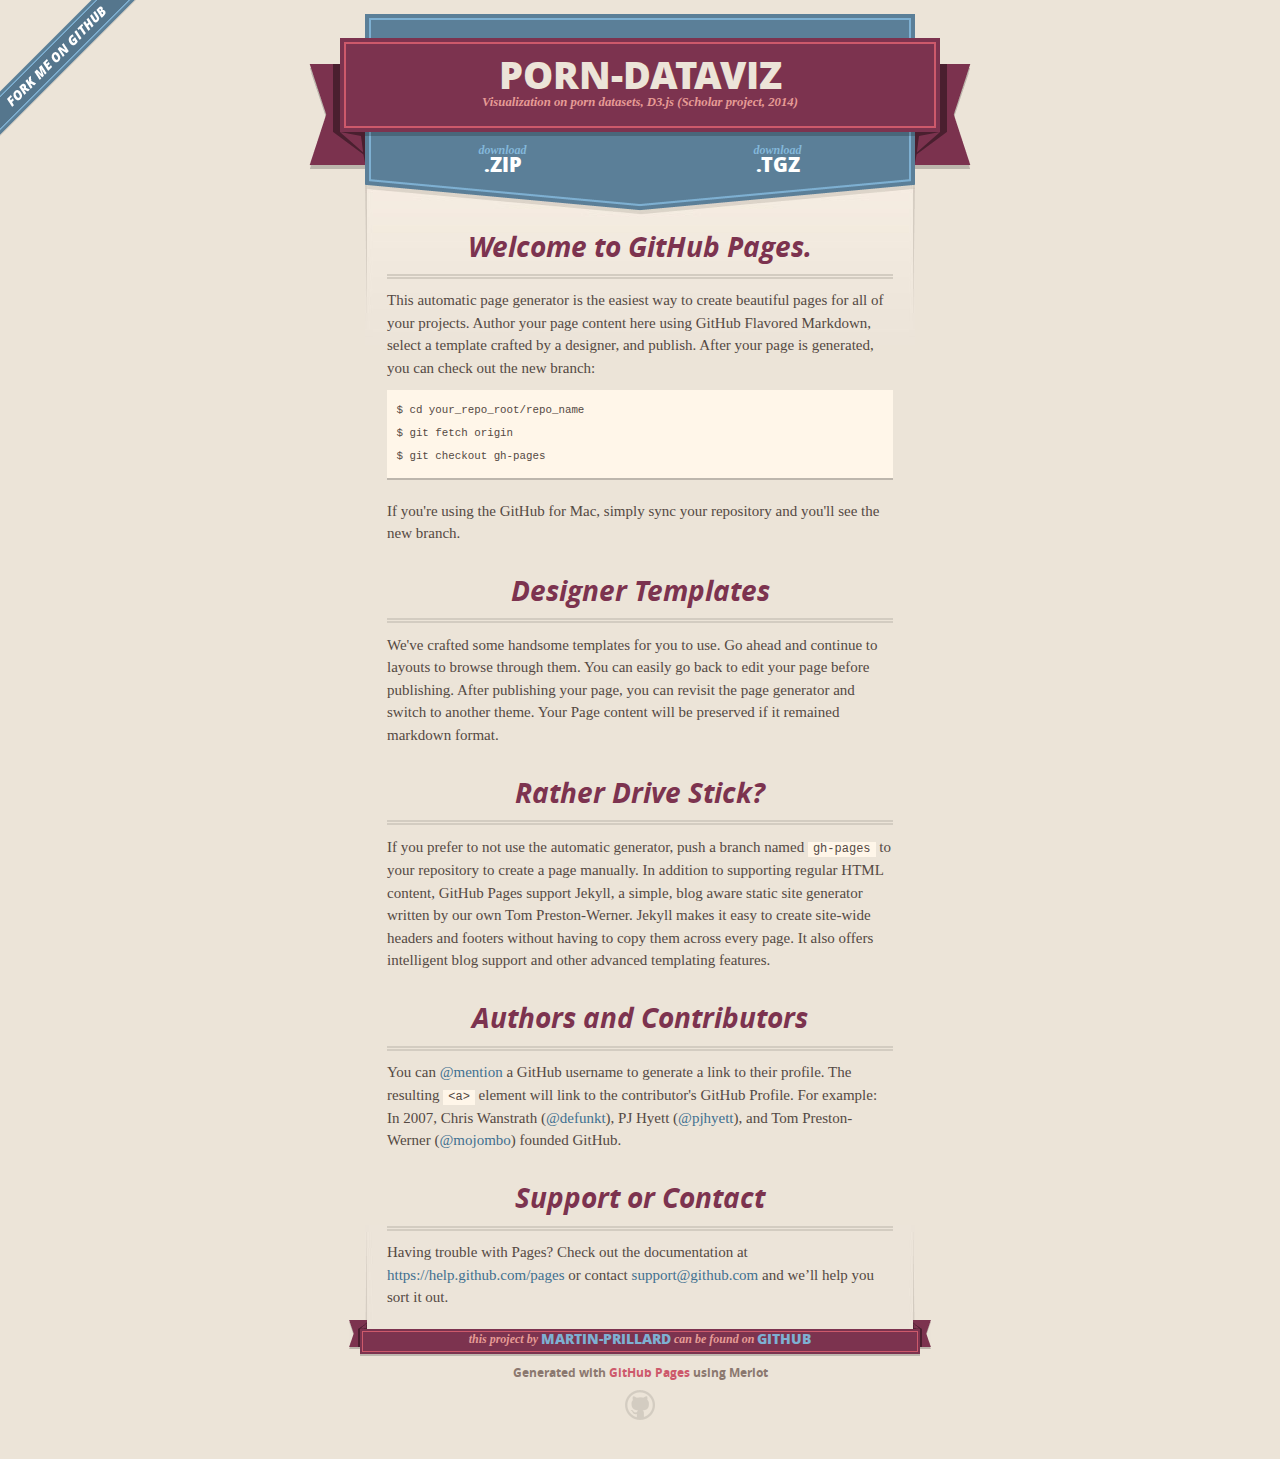
<file: index.html>
<!DOCTYPE html>
<html>
  <head>
    <meta charset='utf-8'>
    <meta http-equiv="X-UA-Compatible" content="chrome=1">
    <meta name="viewport" content="width=640">

    <link rel="stylesheet" href="stylesheets/core.css" media="screen">
    <link rel="stylesheet" href="stylesheets/mobile.css" media="handheld, only screen and (max-device-width:640px)">
    <link rel="stylesheet" href="stylesheets/pygment_trac.css">

    <script type="text/javascript" src="javascripts/modernizr.js"></script>
    <script type="text/javascript" src="https://ajax.googleapis.com/ajax/libs/jquery/1.7.1/jquery.min.js"></script>
    <script type="text/javascript" src="javascripts/headsmart.min.js"></script>
    <script type="text/javascript">
      $(document).ready(function () {
        $('#main_content').headsmart()
      })
    </script>
    <title>Porn-dataviz by martin-prillard</title>
  </head>

  <body>
    <a id="forkme_banner" href="https://github.com/martin-prillard/porn-dataviz">View on GitHub</a>
    <div class="shell">

      <header>
        <span class="ribbon-outer">
          <span class="ribbon-inner">
            <h1>Porn-dataviz</h1>
            <h2>Visualization on porn datasets, D3.js (Scholar project, 2014)</h2>
          </span>
          <span class="left-tail"></span>
          <span class="right-tail"></span>
        </span>
      </header>

      <section id="downloads">
        <span class="inner">
          <a href="https://github.com/martin-prillard/porn-dataviz/zipball/master" class="zip"><em>download</em> .ZIP</a><a href="https://github.com/martin-prillard/porn-dataviz/tarball/master" class="tgz"><em>download</em> .TGZ</a>
        </span>
      </section>


      <span class="banner-fix"></span>


      <section id="main_content">
        <h3>
<a id="welcome-to-github-pages" class="anchor" href="#welcome-to-github-pages" aria-hidden="true"><span class="octicon octicon-link"></span></a>Welcome to GitHub Pages.</h3>

<p>This automatic page generator is the easiest way to create beautiful pages for all of your projects. Author your page content here using GitHub Flavored Markdown, select a template crafted by a designer, and publish. After your page is generated, you can check out the new branch:</p>

<pre><code>$ cd your_repo_root/repo_name
$ git fetch origin
$ git checkout gh-pages
</code></pre>

<p>If you're using the GitHub for Mac, simply sync your repository and you'll see the new branch.</p>

<h3>
<a id="designer-templates" class="anchor" href="#designer-templates" aria-hidden="true"><span class="octicon octicon-link"></span></a>Designer Templates</h3>

<p>We've crafted some handsome templates for you to use. Go ahead and continue to layouts to browse through them. You can easily go back to edit your page before publishing. After publishing your page, you can revisit the page generator and switch to another theme. Your Page content will be preserved if it remained markdown format.</p>

<h3>
<a id="rather-drive-stick" class="anchor" href="#rather-drive-stick" aria-hidden="true"><span class="octicon octicon-link"></span></a>Rather Drive Stick?</h3>

<p>If you prefer to not use the automatic generator, push a branch named <code>gh-pages</code> to your repository to create a page manually. In addition to supporting regular HTML content, GitHub Pages support Jekyll, a simple, blog aware static site generator written by our own Tom Preston-Werner. Jekyll makes it easy to create site-wide headers and footers without having to copy them across every page. It also offers intelligent blog support and other advanced templating features.</p>

<h3>
<a id="authors-and-contributors" class="anchor" href="#authors-and-contributors" aria-hidden="true"><span class="octicon octicon-link"></span></a>Authors and Contributors</h3>

<p>You can <a href="https://github.com/blog/821" class="user-mention">@mention</a> a GitHub username to generate a link to their profile. The resulting <code>&lt;a&gt;</code> element will link to the contributor's GitHub Profile. For example: In 2007, Chris Wanstrath (<a href="https://github.com/defunkt" class="user-mention">@defunkt</a>), PJ Hyett (<a href="https://github.com/pjhyett" class="user-mention">@pjhyett</a>), and Tom Preston-Werner (<a href="https://github.com/mojombo" class="user-mention">@mojombo</a>) founded GitHub.</p>

<h3>
<a id="support-or-contact" class="anchor" href="#support-or-contact" aria-hidden="true"><span class="octicon octicon-link"></span></a>Support or Contact</h3>

<p>Having trouble with Pages? Check out the documentation at <a href="https://help.github.com/pages">https://help.github.com/pages</a> or contact <a href="mailto:support@github.com">support@github.com</a> and we’ll help you sort it out.</p>
      </section>

      <footer>
        <span class="ribbon-outer">
          <span class="ribbon-inner">
            <p>this project by <a href="https://github.com/martin-prillard">martin-prillard</a> can be found on <a href="https://github.com/martin-prillard/porn-dataviz">GitHub</a></p>
          </span>
          <span class="left-tail"></span>
          <span class="right-tail"></span>
        </span>
        <p>Generated with <a href="http://pages.github.com">GitHub Pages</a> using Merlot</p>
        <span class="octocat"></span>
      </footer>

    </div>

    
  </body>
</html>
</file>
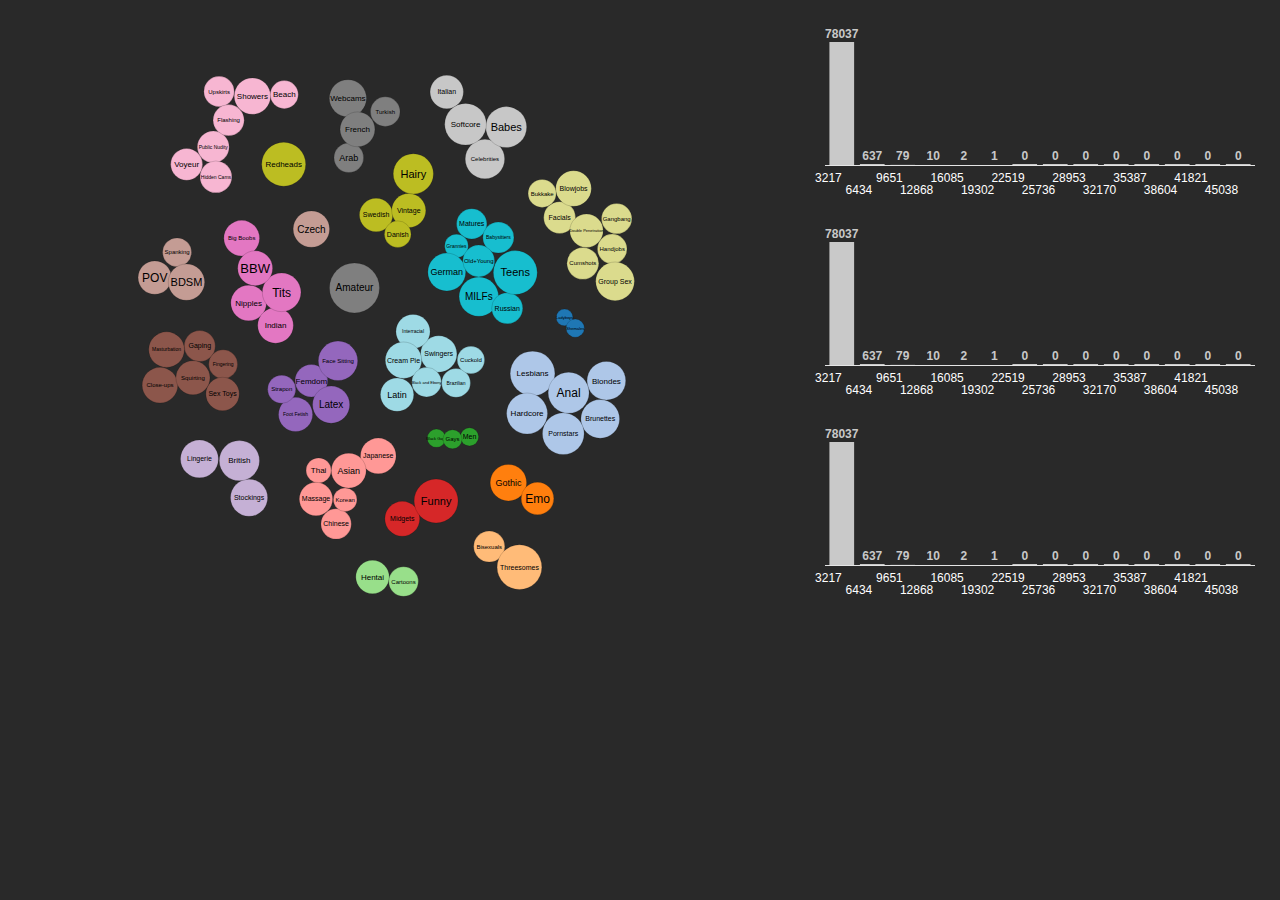
<file: html/cluster.html>
<!DOCTYPE html>
<meta charset="utf-8">

<!-- Paul / Yse -->
<link href="../stylesheets/nv.d3.css" rel="stylesheet" type="text/css">

<style>
   /* Global */
   body {
       margin: 15px 15px 15px 15px;
       background: #292929;
   }
   #containerNorth {
        height:600px;
        width: 100%;
    }
    #containerNorth .left {
        float: left;
        width: 60%;
        height:600px;
    }
    #containerNorth .right {
        float: right;
        width: 40%;
        height:200px;
    }
    #containerSouth {
        width: 100%; // make the container span the entire window
    }
    #containerSouth .left {
        float: left;
        width: 60%;
        height: 0px;
    }
    #containerSouth .right {
        float: right;
        width: 40%;
        height: 0px;
    }
   /* Martin */
   .rect {
       background: #292929;
       color: #ecf0f0;
   }
   .node circle {
       fill: #ccc;
   }
   /* Paul - Yse */
   .nv-x .tick line{ display: none}
   .nv-y .tick line{ opacity: 0.3}
   .nvd3 text {
      font: 12px sans-serif;
      fill: white;
    }
    #chart_popularity {
      height : 0
      background-color: #292929
    }
    /* Pierre */
    #containerNorth .right .nv-axis .tick line {display:none;}
    .nvd3 .nv-multibarHorizontal text {
      font-weight: bold;
      fill: white;
      stroke: white;
    }
    .nvd3 .nv-multibarHorizontal .nv-groups rect {
        stroke-opacity: 0;
        transition: fill-opacity 2000ms linear;
        -moz-transition: fill-opacity 2000ms linear;
        -webkit-transition: fill-opacity 2000ms linear;
    }
    .nvd3 .nv-discretebar .nv-groups text,
    .nvd3 .nv-multibarHorizontal .nv-groups text {
      font-weight: bold;
      fill: rgba(255,255,255,1);
      stroke: rgba(0,0,0,0);
    }
    #chart_view svg{
      background-color: #292929;
    }
</style>

<body>
    <!-- Martin -->
    <script src='../javascripts/d3.v3.js'></script>
    <script src='../javascripts/my_fisheyes.js'></script>

    <!-- Paul / Yse -->
    <script type="text/javascript">

        function censorshipPopularityGraph() {
            d3.select('#chart_popularity').selectAll('g.nv-legendWrap').selectAll('text.nv-legend-text').each(function(d) {
                d3.select(this).text(function (d) {
                    return censorship(d.key);
                })
            });
        }

        function extractUrlParams(parameter) {
            var t = location.search.substring(1).split('&');
            for (var i=0; i<t.length; i++) {
                var x = t[ i ].split('=');
                if (x[0] == parameter)
                    return stringToBoolean(x[1]);
            }
        }

        function stringToBoolean(val){
            switch(val.toLowerCase()){
                case "true": case "yes": case "1": return true;
                case "false": case "no": case "0": case null: return false;
                default: return Boolean(val);
            }
        }

        var censor = extractUrlParams('censorship');

        function censorship(val) {
            if (censor) {
                return val.replace(/[aui]/ig,'*');
            } else {
                return val;
            }
        }

        var myWordCloud;

        function updateWordCloud(tag, myWordCloud) {
            var file = "Tag_words_" + tag + ".json";
            d3.json("../dataset/generated/xhamster/json/words_tag/" + file, function (error, data) {
                myWordCloud.update(data);
            });
        };

        function updateTitleWord(tag) {
            document.getElementById("containerSouth").getElementsByClassName("right")[0].style.height = "400px";
            updateWordCloud(tag, myWordCloud);
        }
        function removeTitleWord() {
            updateWordCloud('99', myWordCloud);
            document.getElementById("containerSouth").getElementsByClassName("right")[0].style.height = "0px";
        }
    </script>
    <script src="../javascripts/nv.d3.js"></script>
    <script src="../javascripts/utils.js"></script>
    <script src="../javascripts/tooltip.js"></script>
    <script src="../javascripts/interactiveLayer.js"></script>
    <script src="../javascripts/legend.js"></script>
    <script src="../javascripts/axis.js"></script>
    <script src="../javascripts/scatter.js"></script>
    <script src="../javascripts/stackedArea.js"></script>
    <script src="../javascripts/my_stackedAreaChart.js"></script>

    <!-- Pierre -->
    <script src="../javascripts/discreteBar.js"></script>
    <script src="../javascripts/discreteBarChart.js"></script>

    <!-- Guillaume -->
    <script src="../javascripts/d3.layout.cloud.js"></script>

    <!-- div -->
    <div id="containerNorth">
        <div class="left">
            <svg id="cluster"></svg>
        </div>
        <div class="right">
            <svg id="chart_view"></svg>
            <svg id="chart_comment"></svg>
            <svg id="chart_runtime"></svg>
        </div>
    </div>
    <div id="containerSouth">
        <div class="left">
            <svg id="chart_popularity"></svg>
        </div>
        <div class="right">
            <svg id="chart_words"></svg>
        </div>
    </div>

  <script>
/************************************************************ GLOBAL ************************************************************************/
      var widthCluster = document.getElementById("containerNorth").getElementsByClassName("left")[0].offsetWidth;
      var heightCluster = 600;
      var colorBackground = "#292929";
      var clusterNull = 99;
      var colorClusterNull = "#FFFFFF";
      var idClusterSelected = -1;
/*********************************************************** CLUSTER ************************************************************************/
      function displayCluster() {
	      var m = 20,
		  radius = d3.scale.sqrt().range([0, 12]),
		  color = d3.scale.category20().domain(d3.range(m));

	      d3.json("../dataset/generated/xhamster/json/cluster/cluster_xhamster.json", function(json) {

		  var clusters = new Array(m);

		  var range_scale = d3.scale.ordinal()
		      .domain(d3.range(46))
		      .rangePoints([8, 25]);

          function getSizeText(r, text) {
              var len = text.length + 2;
              var size = r/3;
              size *= 10 / len;
              size += 1;
              return Math.round(size)
          }

		  var nodes = json.nodes.map(function(node) {
		      var i = node.group,
		          r = range_scale(node.degree),
                  label = censorship(node.tags),
                  ts = getSizeText(r, label),
		          d = {
		              tag: label,
		              cluster: node.group,
		              radius: r,
                      text_size: ts,
		              color: color(i),
		              x: Math.cos(i / m * 2 * Math.PI) * 200 + widthCluster / 2 + Math.random(),
		              y: Math.sin(i / m * 2 * Math.PI) * 200 + heightCluster / 2 + Math.random()
		          };
		      clusters[i] = d;
		      return d;
		  });

		force = d3.layout.force()
		      .nodes(nodes)
		      .size([widthCluster, heightCluster])
		      //.gravity(.02)
		      //.charge(0)
		      .on("tick", tick)
		      .start();

		  var svgCluster = d3.select("#cluster")
                  .append("svg")
                    .attr({
		          "width": widthCluster,
		          "height": heightCluster
		   });

		  var background = svgCluster.append("rect")
		      .attr({
		          "width": widthCluster,
		          "height": heightCluster
		      })
		      .attr("fill", colorBackground)
		      .on("click", function(d) {
                var file = "nb_views_" + clusterNull + ".json";
                redrawGraphStat(file, '#chart_view', chartview, colorClusterNull);
                var file = "nb_comments_" + clusterNull + ".json";
                redrawGraphStat(file, '#chart_comment', chartcomment, colorClusterNull);
                var file = "x_runtime_" + clusterNull + ".json";
                redrawGraphStat(file, '#chart_runtime', chartruntime, colorClusterNull);
                  d3.select('#chart_view').html("");
                  d3.select('#chart_comment').html("");
                  d3.select('#chart_runtime').html("");
                  d3.select('#chart_popularity').html("");
		          unSelectCluster();
		      });

             var node = svgCluster.selectAll(".node")
		      .data(nodes)
		      .enter().append("g")
              .attr("class", "node");

              node.append("circle")
                  .attr("r", function(d) {return d.radius;})
                  .style("stroke", "black")
                  .style("stroke-width", 0.3)
                  .style("stroke-opacity", 0.5)
                  .style("fill", function(d) {return color(d.cluster);})

              node.append("text")
                  .attr("text-anchor", "middle")
                  .attr("font-family", "Comic Sans MS")
                  .attr("fill", "black")
                  .text(function(d) {return d.tag;})
                  .style("font-size", function(d) {return d.text_size + "px";})
                  .attr("dy", ".35em");

              node.on("click", function(d) { onMouseClick(d); })
                  .call(force.drag);

          var fisheye = d3.fisheye.circular()
                .radius(100);

         fisheyeMode = true;

         svgCluster.on("mousemove", function() {

            if (fisheyeMode) {

              fisheye.focus(d3.mouse(this));

              fisheye_effect(fisheye);
            }

        });

		  function tick(e) {
               node.each(cluster(10 * e.alpha * e.alpha))
                       .each(collide(.5));

              fisheye_effect(fisheye);
		  }

          function fisheye_effect(fisheye) {
            if (idClusterSelected > -1) {
                  svgCluster.selectAll(".node").filter(function(d) {
                      return d.cluster == idClusterSelected;
                  }).each(function() {
                      var n = d3.select(this);
                      n.select("circle")
                          .each(function(e) { e.fisheye = fisheye(e);})
                          .attr("transform", function(d) { return "translate(" + d.fisheye.x + "," + d.fisheye.y + ")";})
                          .attr("r", function(d) { return d.fisheye.z * d.radius;});
                      n.select("text")
                        .each(function(e) { e.fisheye = fisheye(e);})
                        .attr("transform", function(d) { return "translate(" + d.fisheye.x + "," + d.fisheye.y + ")";})
                        .style("font-size", function(d) {
                            return d.fisheye.z * d.text_size + "px";
                        });
                  });
                  svgCluster.selectAll(".node").filter(function(d) {
                      return d.cluster != idClusterSelected;
                  }).each(function() {
                      var n = d3.select(this);
                      n.select("circle")
                          .each(function(e) { e.fisheye = fisheye(e);})
                          .attr("transform", function(d) { return "translate(" + d.x + "," + d.y + ")";})
                          .attr("r", function(d) { return d.radius;});
                      n.select("text")
                        .each(function(e) { e.fisheye = fisheye(e);})
                        .attr("transform", function(d) { return "translate(" + d.x + "," + d.y + ")";})
                        .style("font-size", function(d) {
                            return d.text_size + "px";
                        });
                  });
            } else {
               node.selectAll("circle").each(function(e) { e.fisheye = fisheye(e);})
                  .attr("transform", function(d) { return "translate(" + d.fisheye.x + "," + d.fisheye.y + ")";})
                  .attr("r", function(d) { return d.fisheye.z * d.radius;});

               node.selectAll("text").each(function(d) { d.fisheye = fisheye(d);})
                  .attr("transform", function(d) { return "translate(" + d.fisheye.x + "," + d.fisheye.y + ")";})
                  .style("font-size", function(d) {
                      return d.fisheye.z * d.text_size + "px";
                  });
            }
          }



		  function cluster(alpha) {
		      return function(d) {
		          var cluster = clusters[d.cluster];
		          if (cluster === d) return;
		          var x = d.x - cluster.x,
		              y = d.y - cluster.y,
		              l = Math.sqrt(x * x + y * y),
		              r = d.radius + cluster.radius;
		          if (l != r) {
		              l = (l - r) / l * alpha;
		              d.x -= x *= l;
		              d.y -= y *= l;
		              cluster.x += x;
		              cluster.y += y;
		          }
		      };
		  }

          padding = 33;
		  // Resolves collisions between d and all other circles.
		  function collide(alpha) {
		      var quadtree = d3.geom.quadtree(nodes);
		      return function(d) {
		          var r = d.radius + radius.domain()[1] + padding,
		              nx1 = d.x - r,
		              nx2 = d.x + r,
		              ny1 = d.y - r,
		              ny2 = d.y + r;
		          quadtree.visit(function(quad, x1, y1, x2, y2) {
		              if (quad.point && (quad.point !== d)) {
		                  var x = d.x - quad.point.x,
		                      y = d.y - quad.point.y,
		                      l = Math.sqrt(x * x + y * y),
		                      r = d.radius + quad.point.radius + (d.color !== quad.point.color) * padding;
		                  if (l < r) {
		                      l = (l - r) / l * alpha;
		                      d.x -= x *= l;
		                      d.y -= y *= l;
		                      quad.point.x += x;
		                      quad.point.y += y;
		                  }
		              }
		              return x1 > nx2 || x2 < nx1 || y1 > ny2 || y2 < ny1;
		          });
		      };
		  }

          // Initialize charts with null value
          //------------------------------------------------------------------------------
          var file = "nb_views_" + clusterNull + ".json";
          var chartview = displayGenericChart(file, '#chart_view', colorClusterNull);
          var file = "nb_comments_" + clusterNull + ".json";
          var chartcomment = displayGenericChart(file, '#chart_comment', colorClusterNull);
          var file = "x_runtime_" + clusterNull + ".json";
          var chartruntime = displayGenericChart(file, '#chart_runtime', colorClusterNull);
          var chartpopularity = displayPopularity(clusterNull);
          //------------------------------------------------------------------------------

		  onMouseClick = function(d) {
		      // is another node is selected
		      if (d.cluster != idClusterSelected) {
		          unSelectCluster();
		          selectCluster(d);
                  updateCharts(d.cluster, d.color);
		      }
		  };

          function updateCharts(idCluster, color_cluster) {
              var file = "nb_views_" + idCluster + ".json";
              redrawGraphStat(file, '#chart_view', chartview, color_cluster);
              var file = "nb_comments_" + idCluster + ".json";
              redrawGraphStat(file, '#chart_comment', chartcomment, color_cluster);
              var file = "x_runtime_" + idCluster + ".json";
              redrawGraphStat(file, '#chart_runtime', chartruntime, color_cluster);
              redrawGraphPopularity(idCluster, '#chart_popularity', chartpopularity);
          }

		  function selectCluster(d) {

              document.getElementById("containerSouth").getElementsByClassName("left")[0].style.height = "400px";
              document.getElementById("containerSouth").getElementsByClassName("right")[0].style.height = "400px";

		      // change global opacity
		      node.style("opacity", 0.4);
		      idClusterSelected = d.cluster;

		      // resize cluster's node and label
		      svgCluster.selectAll(".node").filter(function(d) {
		          return d.cluster == idClusterSelected;
		      }).each(function() {
                  var n = d3.select(this).transition().duration(300).style("opacity", 1);
		          n.select("circle")
		              .style("stroke-width", 2.5)
		              .style("stroke-opacity", 1)
		      });

              onCluster = true;
		  }

		  function unSelectCluster() {

              document.getElementById("containerSouth").getElementsByClassName("left")[0].style.height = "0px";
              document.getElementById("containerSouth").getElementsByClassName("right")[0].style.height = "0px";

		      // change global opacity
		      node.style("opacity", 1);

		      // resize last cluster's node and label
		      if (idClusterSelected > -1) {
		          svgCluster.selectAll(".node").filter(function(d) {
		              return d.cluster == idClusterSelected;
		          }).each(function() {
		              var n = d3.select(this).transition().duration(300);
		              n.select("circle")
		                  .style("stroke-width", 0.5)
		                  .style("stroke-opacity", 0.5);
		          });
		      }

              idClusterSelected = -1;
		  }

	      });

	}
	displayCluster();

/******************************************************* GENERIC CHART **********************************************************************/
    function displayGenericChart(file, chart_svg, cluster_color) {

          var chart = nv.models.discreteBarChart()
              .x(function(d) { return d.label })
              .y(function(d) { return d.value })
              .staggerLabels(true)
              .tooltips(false)
              .showValues(true)
              .showYAxis(false)
              .noData("");

            // add axis names
            // get info from title
            var re = /([a-z]+)_([a-z]+)/;
            var categorie = re.exec(file);

           if (categorie[2] == "views") {
                categorie[2] = "views (thousands)";
            }
            if (categorie[2] == "runtime") {
                categorie[2] = "runtime (minutes)";
            }

            chart.xAxis
                    .axisLabel(categorie)
                    .rotateLabels(-35)
                    .tickFormat(d3.format('f'));

            d3.json("../dataset/generated/xhamster/json/histo_stat/" + file, function(json) {

                var data = json;

                historicalBarChart = new d3.range(0,1).map(function(d,i) { return {
                  key: 'Stream' + i,
                  values: data.map( function(f,j) {
                    return {
                             "value": f.y,
                             "label": f.x
                           }
                        })
                    };
                });

                nv.addGraph(function() {

                  chartData = d3.select(chart_svg)
                      .datum(historicalBarChart)
                      .call(chart);

                  // white text
                  d3.selectAll('.nv-multiBarHorizontal text')
                    .style('fill', "white");

                  nv.utils.windowResize(chart.update);
                  return chart;
                });
            });
         chart.color([cluster_color])
         return chart;
    }

    redrawGraphStat = function(file, chart_svg, chart, cluster_color) {

        width = document.getElementById("containerNorth").getElementsByClassName("right")[0].offsetWidth;

        d3.json("../dataset/generated/xhamster/json/histo_stat/" + file, function(json) {

            var data = json;

            historicalBarChart = new d3.range(0,1).map(function(d,i) { return {
              key: 'Stream' + i,
              values: data.map( function(f,j) {
                return {
                         "value": f.y,
                         "label": f.x
                       }
                    })
                };
            });

          chart.color([cluster_color])

          var re = /([a-z]+)_([a-z]+)/;
          var categorie = re.exec(file);

         if (categorie[2] == "views") {
            categorie[2] = "views (thousands)";
        }
        if (categorie[2] == "runtime") {
            categorie[2] = "runtime (minutes)";
        }

        d3.select(chart_svg).html("");

        d3.select(chart_svg)
            .datum(historicalBarChart)
            .call(chart)
            .append("text")
            .attr('x', width / 2)
            .attr('y', 30)
            .attr("text-anchor", "middle")
            .attr('class', 'chart-title')
            .style("fill", "white")
            .style("font-size", "15px")
            .text(categorie[2]);

          d3.select(chart_svg)
            .append("text")
            .attr('x', -85)
            .attr('y', 40)
            .attr("text-anchor", "middle")
            .attr('class', 'chart-title')
            .style("fill", "white")
            .style("font-size", "15px")
            .text("Number of videos")
            .attr('transform', function(d,i,j) { return 'rotate(-90,0,0)' });

          // white text
          d3.selectAll('.nv-multiBarHorizontal text')
                  .style('fill', "white");
          nv.utils.windowResize(chart.update);
      });
    };
/********************************************************* VIEW CHART ***********************************************************************/
	function displayView(idCluster, chart) {
        var file = "nb_views_" + idCluster + ".json";
        redrawGraph(file, '#chart_view', chart);
	}
/******************************************************** COMMENT CHART *********************************************************************/
	function displayComment(idCluster, chart) {
        var file = "nb_comments_" + idCluster + ".json";
        redrawGraph(file, '#chart_comment', chart);
	}
/******************************************************* DURATION CHART *********************************************************************/
	function displayDuration(idCluster, chart) {
        var file = "x_runtime_" + idCluster + ".json";
        redrawGraph(file, '#chart_runtime', chart);
	}
/****************************************************** POPULARITY CHART ********************************************************************/
    function displayPopularity(idCluster) {

        //an example of harmonizing colors between visualizations
        //observe that Consumer Discretionary and Consumer Staples have
        //been flipped in the second chart
        var colors = d3.scale.category20();
        keyColor = function(d, i) {return colors(d.key)};

        var chart = nv.models.stackedAreaChart()
                   .xScale(d3.time.scale())
                   .useInteractiveGuideline(true)
                   .x(function(d) { return d[0] })
                   .y(function(d) { return d[1] })
                   .color(keyColor)
                   .transitionDuration(300)
                   .noData("");

        chart.xAxis.tickFormat(function(d) { return d3.time.format('%Y')(new Date(d)) }).ticks(d3.time.years);

        chart.yAxis.tickFormat(d3.format('%'));

        d3.json('../dataset/generated/xhamster/json/histo_popularity/cluster'+idCluster+'.json', function(data) {
            var histcatexplong =data;
            var histcatexpshort = data;

            nv.addGraph(function() {

              d3.select('#chart_popularity')
                .datum(histcatexplong)
                .transition().duration(1000)
                .call(chart)
                .transition().duration(0)
                .each('start', function() {
                    setTimeout(function() {
                        d3.selectAll('#chart_popularity *').each(function() {
                          if(this.__transition__)
                            this.__transition__.duration = 1;
                        })
                      }, 0)
                  });
              nv.utils.windowResize(chart.update);
              return chart;
            });
        });
        return chart;
	}

    redrawGraphPopularity = function(idCluster, chart_svg, chart) {

        width = document.getElementById("containerSouth").getElementsByClassName("left")[0].offsetWidth;
        height = document.getElementById("containerSouth").getElementsByClassName("left")[0].offsetHeight;

        d3.json('../dataset/generated/xhamster/json/histo_popularity/cluster'+idCluster+'.json', function(data) {
          var histcatexplong =data;
          var histcatexpshort = data;

          //an example of harmonizing colors between visualizations
          //observe that Consumer Discretionary and Consumer Staples have
          //been flipped in the second chart
          var colors = d3.scale.category20();
          var keyColor = function(d, i) {return colors(d.key)};

         d3.select(chart_svg).html("");
          // YSE AJOUT DES LABELS SUR LES AXES - MERCI YSE (Pierre <3)
         d3.select(chart_svg)
            .append("text")
            .attr("class", "y label")
            .attr("text-anchor", "middle")
            .attr('x',- height / 2)
            .attr('y', 10)
            .style("fill", "white")
            .style("font-size", "15px")
                .attr("dy", ".75em")
                .attr("transform", "rotate(-90)")
                .text("Proportion of tags among videos");

            d3.select(chart_svg)
            .append("text")
            .attr("class", "y label")
            .attr("text-anchor", "middle")
            .attr("x", width / 2)
            .attr("y", 390)
            .style("fill", "white")
            .style("font-size", "15px")
            .text("Popularity of tags over time");
            // FIN DE LA MODIF YSE LABELS - MERCI ENCORE POUR CES MODIFS

         d3.select(chart_svg)
                  .datum(histcatexplong)
                  .transition().duration(1000)
                  .call(chart)
                  .transition().duration(0)
                  .each('start', function () {
                      setTimeout(function () {
                          d3.selectAll('#chart_popularity *').each(function () {
                              if (this.__transition__)
                                  this.__transition__.duration = 1;
                          })
                      }, 0)
                  });

          censorshipPopularityGraph();

          nv.utils.windowResize(chart.update);
        });

    };

          /****************************************************** TITLE WORD CHART ********************************************************************/
          function wordCloud(chart_svg) {

                var fill = d3.scale.category20();
                var width = document.getElementById("containerSouth").getElementsByClassName("right")[0].offsetWidth;
                var height = 400;

              //Construct the word cloud's SVG element
                var svg = d3.select(chart_svg).append("svg")
                    .attr("width", width)
                    .attr("height", height)
                    .append("g")
                    .attr("transform", "translate(" + height / 2 + "," + height / 2 + ")");


                 function draw(words) {

                       var cloud = svg.selectAll("g text")
                        .data(words, function(d) { return d.text; })

                       //Entering words
                        cloud.enter()
                            .append("text")
                            .style("font-family", "Impact")
                            .style("fill", function(d, i) { return fill(i); })
                            .attr("text-anchor", "middle")
                            .attr('font-size', 1)
                            .text(function(d) { return d.text; });

                        //Entering and existing words
                        cloud.transition()
                                .duration(600)
                                .style("font-size", function(d) { return d.size + "px"; })
                                .attr("transform", function(d) {
                                    return "translate(" + [d.x, d.y] + ")rotate(" + d.rotate + ")";
                                })
                                .style("fill-opacity", 1);

                        //Exiting words
                        cloud.exit()
                            .transition()
                                .duration(200)
                                .style('fill-opacity', 1e-6)
                                .attr('font-size', 1)
                                .remove();

                   }

                //Use the module pattern to encapsulate the visualisation code. We'll
                // expose only the parts that need to be public.
                return {
                    //Recompute the word cloud for a new set of words. This method will
                    // asycnhronously call draw when the layout has been computed.
                    //The outside world will need to call this function, so make it part
                    // of the wordCloud return value.
                    update: function(data) {
                        d3.layout.cloud().size([width - 100, height - 100])
                                .words(data.map(function (d) {
                                    return {text: censorship(d.tag), size: d.size / 2};
                                }))
                                .padding(5)
                                .rotate(function () {
                                    return ~~(Math.random() * 2) * 90;
                                })
                                .font("Impact")
                                .fontSize(function (d) {
                                    return d.size / 2;
                                })
                                .on("end", draw)
                                .start();
                    }
                }
        }
        myWordCloud = wordCloud('#chart_words');
  </script>
</body>
</file>
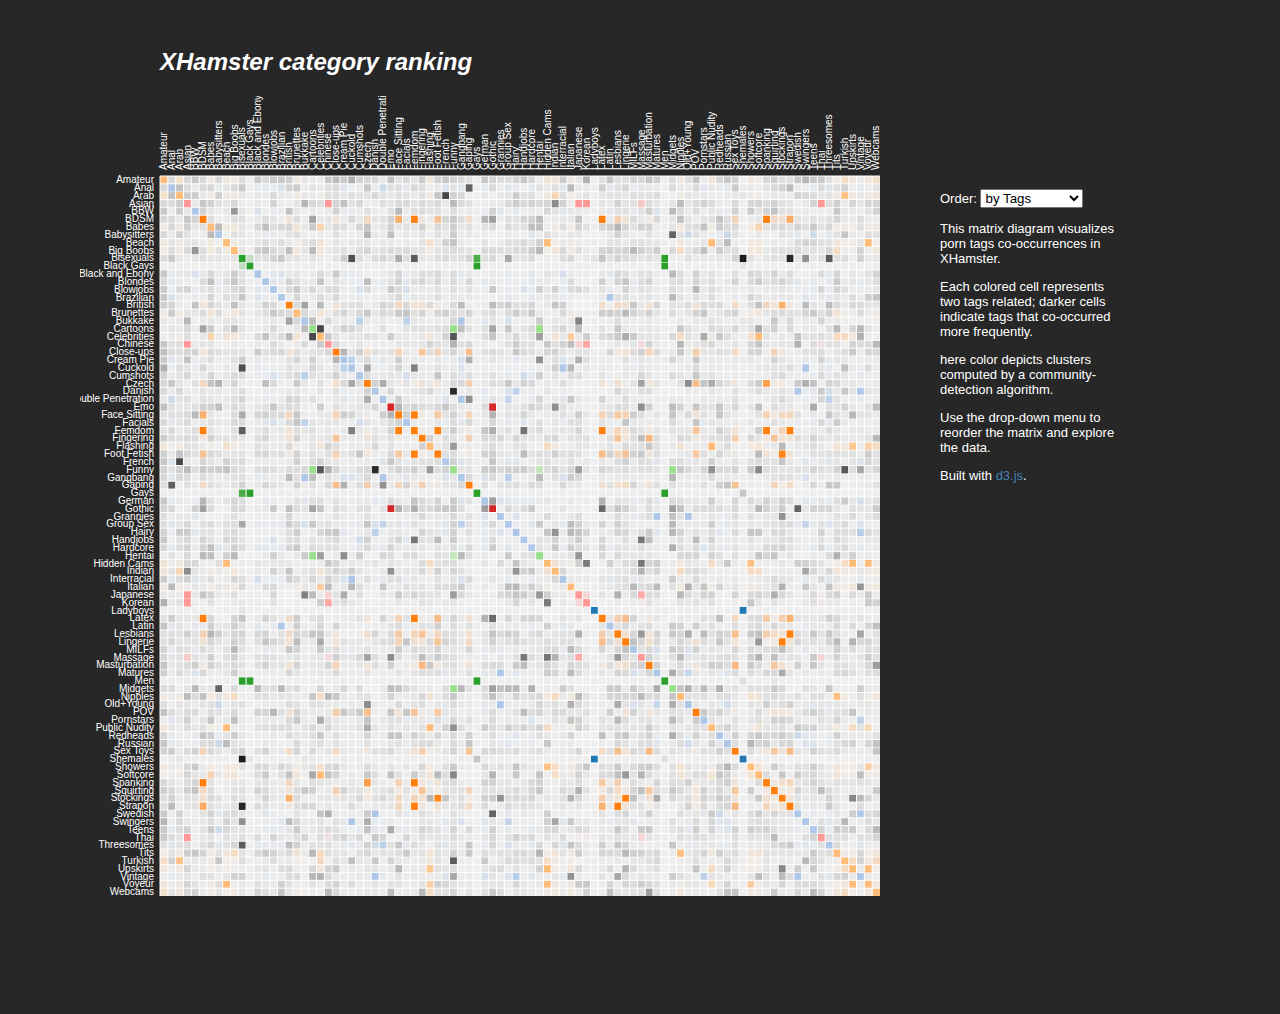
<file: html/links_xhamster.html>
<!DOCTYPE html>
<meta charset="utf-8">
<title>Category ranking</title>
<style>
@import url(../stylesheets/style.css?20120427);
.background {
  fill: #eee;
}
body {
    background: #272727;
}
line {
  stroke: #fff;
}
h2 {
    color: white;
}
#description {
    color: white;
}
text {
  fill: white;
}
text.active {
  fill: red;
}
</style>
<script src="../javascripts/d3.v3.min.js"></script>

<header>
</header>

<h2><i>XHamster category ranking</i></h2>

<aside style="margin-top:80px;">
    <div id="description">
        <p>Order: <select id="order">
          <option value="tags">by Tags</option>
          <option value="count">by Frequency</option>
          <option value="group">by Cluster</option>
        </select>
            <p>This matrix diagram visualizes porn tags co-occurrences in XHamster.

            <p>Each colored cell represents two tags related; darker cells indicate tags that co-occurred more frequently.

            <p>here color depicts clusters computed by a community-detection algorithm.</p>

            <p>Use the drop-down menu to reorder the matrix and explore the data.

            <p>Built with <a href="http://d3js.org/">d3.js</a>.
    </div>
</aside>

<script>
var margin = {top: 80, right: 0, bottom: 10, left: 80},
    width = 720,
    height = 720;
var x = d3.scale.ordinal().rangeBands([0, width]),
    z = d3.scale.linear().domain([0, 4]).clamp(true),
    c = d3.scale.category20().domain(d3.range(20));
var svg = d3.select("body").append("svg")
    .attr("width", width + margin.left + margin.right)
    .attr("height", height + margin.top + margin.bottom)
    .style("margin-left", -margin.left + "px")
  .append("g")
    .attr("transform", "translate(" + margin.left + "," + margin.top + ")");
d3.json("../dataset/generated/xhamster/link_xhamster.json", function(link_xhamster) {
  var matrix = [],
      nodes = link_xhamster.nodes,
      n = nodes.length;
  // Compute index per node.
  nodes.forEach(function(node, i) {
    node.index = i;
    node.count = 0;
    matrix[i] = d3.range(n).map(function(j) { return {x: j, y: i, z: 0}; });
  });
  // Convert links to matrix; count flags occurrences.
  link_xhamster.links.forEach(function(link) {
    matrix[link.source][link.target].z += link.value / 2;
    matrix[link.target][link.source].z += link.value / 2;
    matrix[link.source][link.source].z += link.value / 2;
    matrix[link.target][link.target].z += link.value / 2;
    nodes[link.source].count += link.value;
    nodes[link.target].count += link.value;
  });
  // Precompute the orders.
  var orders = {
    tags: d3.range(n).sort(function(a, b) { return d3.ascending(nodes[a].tags, nodes[b].tags); }),
    count: d3.range(n).sort(function(a, b) { return nodes[b].count - nodes[a].count; }),
    group: d3.range(n).sort(function(a, b) { return nodes[b].group - nodes[a].group; })
  };
  // The default sort order.
  x.domain(orders.tags);
  svg.append("rect")
      .attr("class", "background")
      .attr("width", width)
      .attr("height", height);
  var row = svg.selectAll(".row")
      .data(matrix)
    .enter().append("g")
      .attr("class", "row")
      .attr("transform", function(d, i) { return "translate(0," + x(i) + ")"; })
      .each(row);
  row.append("line")
      .attr("x2", width);
  row.append("text")
      .attr("x", -6)
      .attr("y", x.rangeBand() / 2)
      .attr("dy", ".32em")
      .attr("text-anchor", "end")
      .text(function(d, i) { return nodes[i].tags; });
  var column = svg.selectAll(".column")
      .data(matrix)
    .enter().append("g")
      .attr("class", "column")
      .attr("transform", function(d, i) { return "translate(" + x(i) + ")rotate(-90)"; });
  column.append("line")
      .attr("x1", -width);
  column.append("text")
      .attr("x", 6)
      .attr("y", x.rangeBand() / 2)
      .attr("dy", ".32em")
      .attr("text-anchor", "start")
      .text(function(d, i) { return nodes[i].tags; });
  function row(row) {
    var cell = d3.select(this).selectAll(".cell")
        .data(row.filter(function(d) { return d.z; }))
      .enter().append("rect")
        .attr("class", "cell")
        .attr("x", function(d) { return x(d.x); })
        .attr("width", x.rangeBand())
        .attr("height", x.rangeBand())
        .style("fill-opacity", function(d) { return z(d.z); })
        .style("fill", function(d) { return nodes[d.x].group == nodes[d.y].group ? c(nodes[d.x].group) : null; })
        .on("mouseover", mouseover)
        .on("mouseout", mouseout);
  }
  function mouseover(p) {
    d3.selectAll(".row text").classed("active", function(d, i) { return i == p.y; });
    d3.selectAll(".column text").classed("active", function(d, i) { return i == p.x; });
  }
  function mouseout() {
    d3.selectAll("text").classed("active", false);
  }
  d3.select("#order").on("change", function() {
    clearTimeout(timeout);
    order(this.value);
  });
  function order(value) {
    x.domain(orders[value]);
    var t = svg.transition().duration(2000);
    t.selectAll(".row")
        .delay(function(d, i) { return x(i) * 4; })
        .attr("transform", function(d, i) { return "translate(0," + x(i) + ")"; })
      .selectAll(".cell")
        .delay(function(d) { return x(d.x) * 4; })
        .attr("x", function(d) { return x(d.x); });
    t.selectAll(".column")
        .delay(function(d, i) { return x(i) * 4; })
        .attr("transform", function(d, i) { return "translate(" + x(i) + ")rotate(-90)"; });
  }
  var timeout = setTimeout(function() {
    order("group");
    d3.select("#order").property("selectedIndex", 2).node().focus();
  }, 5000);
});
</script>

<footer>
</footer>
</file>
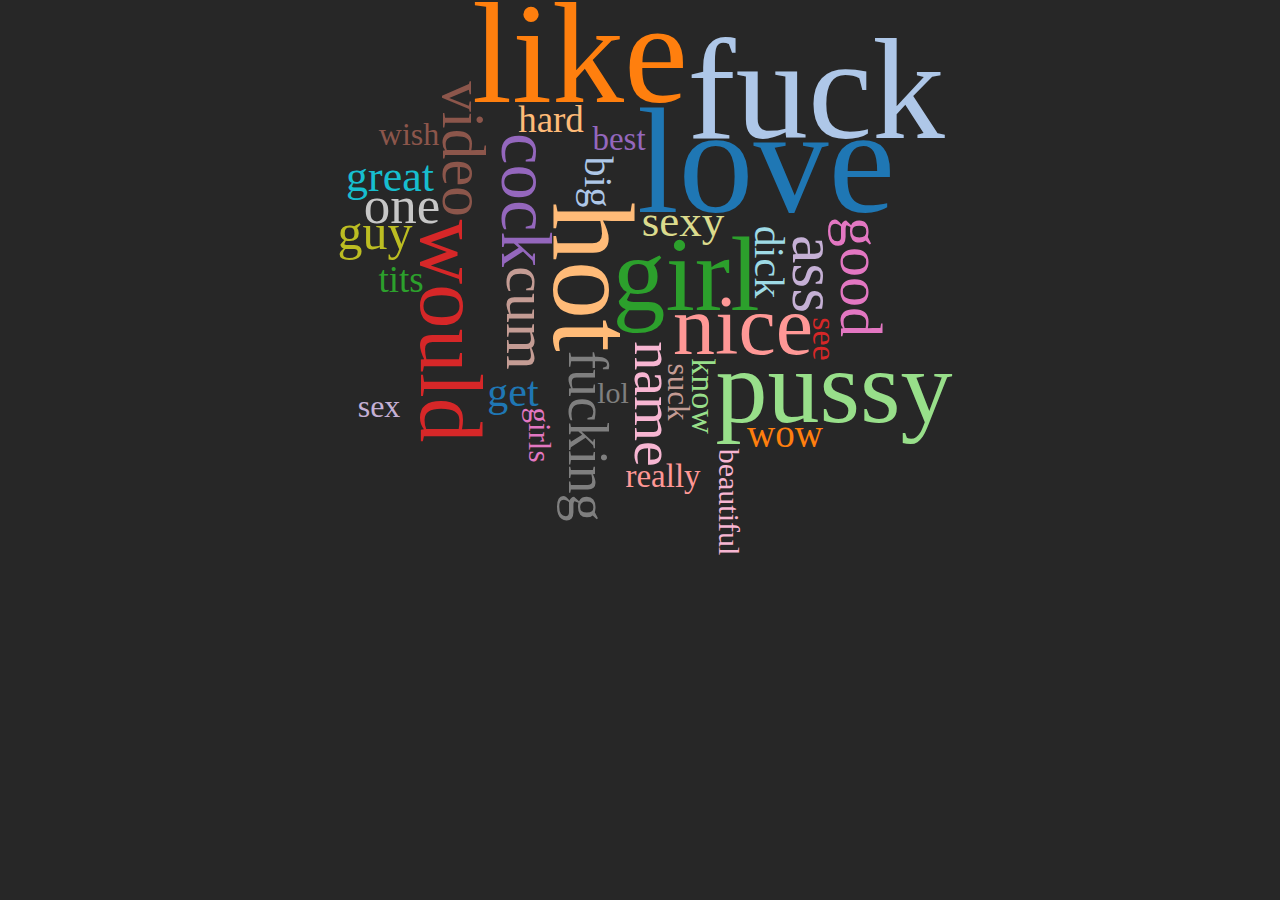
<file: html/yp_users_comments.html>
<!DOCTYPE html>
<meta charset="utf-8">
<title>YouPorn user's comments</title>
<style>
@import url(../stylesheets/style.css?20120427);
body {
    margin: 0 auto;
    font-family: "HelveticaNeue-Light", "Helvetica Neue Light", "Helvetica Neue", "Roboto Light", "Segoe UI Web Light", "Segoe UI Light", "Segoe UI Web Regular", "Segoe UI", Helvetica, Arial, sans-serif;
    background: #272727;
    color: #ecf0f0;
}
</style>

<body>
<script src="../javascripts/d3.v3.min.js"></script>
<script src="../javascripts/d3.layout.cloud.js"></script>
<script>

d3.json("../dataset/generated/youporn/video-comments_wordcount.json", function(error, json) {
  if (error) return console.warn(error);

  var fill = d3.scale.category20();
  var width = 900
  var height = 600

  d3.layout.cloud().size([width, height])
       .words(json.map(function(d) {
         return {text: d.tag, size: d.size};
       }))
      .rotate(function() { return ~~(Math.random() * 2) * 90; })
      .font("Impact")
      .fontSize(function(d) { return d.size; })
      .on("end", draw)
      .start();

  function draw(words) {
      d3.select("body").append("svg")
          .attr("width", width).attr("height", height)
          .append("g").attr("transform", "translate(450,300)")
          .selectAll("text").data(words)
          .enter().append("text")
          .style("font-size", function(d) { return d.size + "px"; })
          .style("font-family", "Impact")
          .style("fill", function(d, i) { return fill(i); })
          .attr("text-anchor", "middle")
          .attr("transform", function(d) {
              return "translate(" + [d.x, d.y] + ")rotate(" + d.rotate + ")";
          })
          .text(function(d) { return d.text; });
      }
})

</script>
</file>
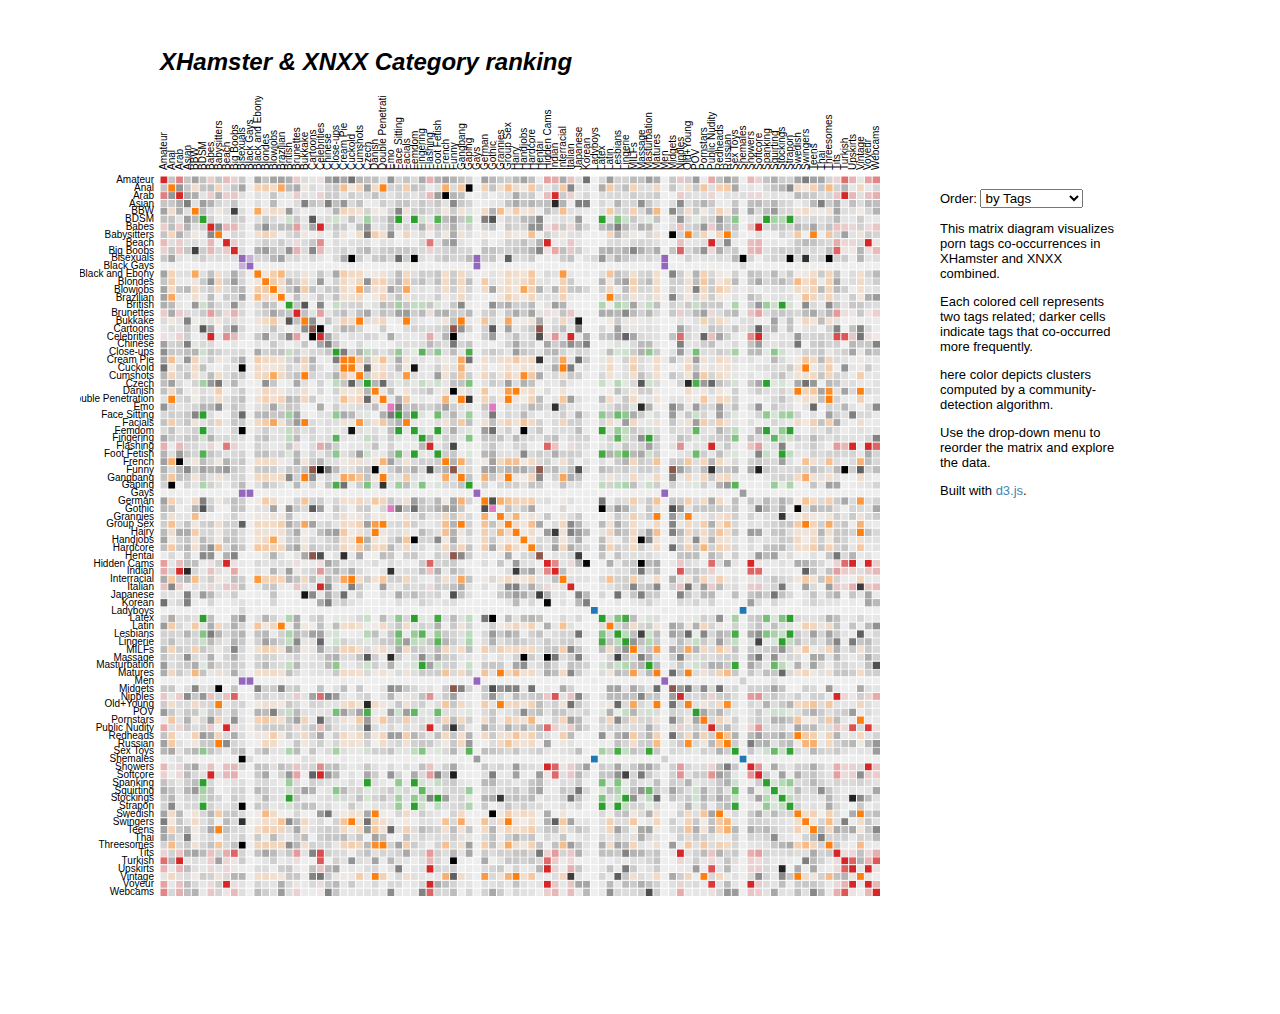
<file: src/html/links_xhamster.html>
<!DOCTYPE html>
<meta charset="utf-8">
<title>Category ranking</title>
<style>

@import url(../css/style.css?20120427);

.background {
  fill: #eee;
}

line {
  stroke: #fff;
}

text.active {
  fill: red;
}

</style>
<script src="../js/d3.v3.min.js"></script>

<header>
</header>

<h2><i>XHamster & XNXX Category ranking</i></h2>

<aside style="margin-top:80px;">
<p>Order: <select id="order">
  <option value="tags">by Tags</option>
  <option value="count">by Frequency</option>
  <option value="group">by Cluster</option>
</select>

<p>This matrix diagram visualizes porn tags co-occurrences in XHamster and XNXX combined.

<p>Each colored cell represents two tags related; darker cells indicate tags that co-occurred more frequently.

<p>here color depicts clusters computed by a community-detection algorithm.</p>

<p>Use the drop-down menu to reorder the matrix and explore the data.

<p>Built with <a href="http://d3js.org/">d3.js</a>.
</aside>

<script>

var margin = {top: 80, right: 0, bottom: 10, left: 80},
    width = 720,
    height = 720;

var x = d3.scale.ordinal().rangeBands([0, width]),
    z = d3.scale.linear().domain([0, 4]).clamp(true),
    c = d3.scale.category10().domain(d3.range(10));

var svg = d3.select("body").append("svg")
    .attr("width", width + margin.left + margin.right)
    .attr("height", height + margin.top + margin.bottom)
    .style("margin-left", -margin.left + "px")
  .append("g")
    .attr("transform", "translate(" + margin.left + "," + margin.top + ")");

d3.json("../../dataset/generated/xhamster/link_xhamster.json", function(link_xhamster) {
  var matrix = [],
      nodes = link_xhamster.nodes,
      n = nodes.length;

  // Compute index per node.
  nodes.forEach(function(node, i) {
    node.index = i;
    node.count = 0;
    matrix[i] = d3.range(n).map(function(j) { return {x: j, y: i, z: 0}; });
  });

  // Convert links to matrix; count flags occurrences.
  link_xhamster.links.forEach(function(link) {
    matrix[link.source][link.target].z += link.value;
    matrix[link.target][link.source].z += link.value;
    matrix[link.source][link.source].z += link.value;
    matrix[link.target][link.target].z += link.value;
    nodes[link.source].count += link.value;
    nodes[link.target].count += link.value;
  });

  // Precompute the orders.
  var orders = {
    tags: d3.range(n).sort(function(a, b) { return d3.ascending(nodes[a].tags, nodes[b].tags); }),
    count: d3.range(n).sort(function(a, b) { return nodes[b].count - nodes[a].count; }),
    group: d3.range(n).sort(function(a, b) { return nodes[b].group - nodes[a].group; })
  };

  // The default sort order.
  x.domain(orders.tags);

  svg.append("rect")
      .attr("class", "background")
      .attr("width", width)
      .attr("height", height);

  var row = svg.selectAll(".row")
      .data(matrix)
    .enter().append("g")
      .attr("class", "row")
      .attr("transform", function(d, i) { return "translate(0," + x(i) + ")"; })
      .each(row);

  row.append("line")
      .attr("x2", width);

  row.append("text")
      .attr("x", -6)
      .attr("y", x.rangeBand() / 2)
      .attr("dy", ".32em")
      .attr("text-anchor", "end")
      .text(function(d, i) { return nodes[i].tags; });

  var column = svg.selectAll(".column")
      .data(matrix)
    .enter().append("g")
      .attr("class", "column")
      .attr("transform", function(d, i) { return "translate(" + x(i) + ")rotate(-90)"; });

  column.append("line")
      .attr("x1", -width);

  column.append("text")
      .attr("x", 6)
      .attr("y", x.rangeBand() / 2)
      .attr("dy", ".32em")
      .attr("text-anchor", "start")
      .text(function(d, i) { return nodes[i].tags; });

  function row(row) {
    var cell = d3.select(this).selectAll(".cell")
        .data(row.filter(function(d) { return d.z; }))
      .enter().append("rect")
        .attr("class", "cell")
        .attr("x", function(d) { return x(d.x); })
        .attr("width", x.rangeBand())
        .attr("height", x.rangeBand())
        .style("fill-opacity", function(d) { return z(d.z); })
        .style("fill", function(d) { return nodes[d.x].group == nodes[d.y].group ? c(nodes[d.x].group) : null; })
        .on("mouseover", mouseover)
        .on("mouseout", mouseout);
  }

  function mouseover(p) {
    d3.selectAll(".row text").classed("active", function(d, i) { return i == p.y; });
    d3.selectAll(".column text").classed("active", function(d, i) { return i == p.x; });
  }

  function mouseout() {
    d3.selectAll("text").classed("active", false);
  }

  d3.select("#order").on("change", function() {
    clearTimeout(timeout);
    order(this.value);
  });

  function order(value) {
    x.domain(orders[value]);

    var t = svg.transition().duration(2500);

    t.selectAll(".row")
        .delay(function(d, i) { return x(i) * 4; })
        .attr("transform", function(d, i) { return "translate(0," + x(i) + ")"; })
      .selectAll(".cell")
        .delay(function(d) { return x(d.x) * 4; })
        .attr("x", function(d) { return x(d.x); });

    t.selectAll(".column")
        .delay(function(d, i) { return x(i) * 4; })
        .attr("transform", function(d, i) { return "translate(" + x(i) + ")rotate(-90)"; });
  }

  var timeout = setTimeout(function() {
    order("group");
    d3.select("#order").property("selectedIndex", 2).node().focus();
  }, 5000);
});

</script>

<footer>
</footer>
</file>
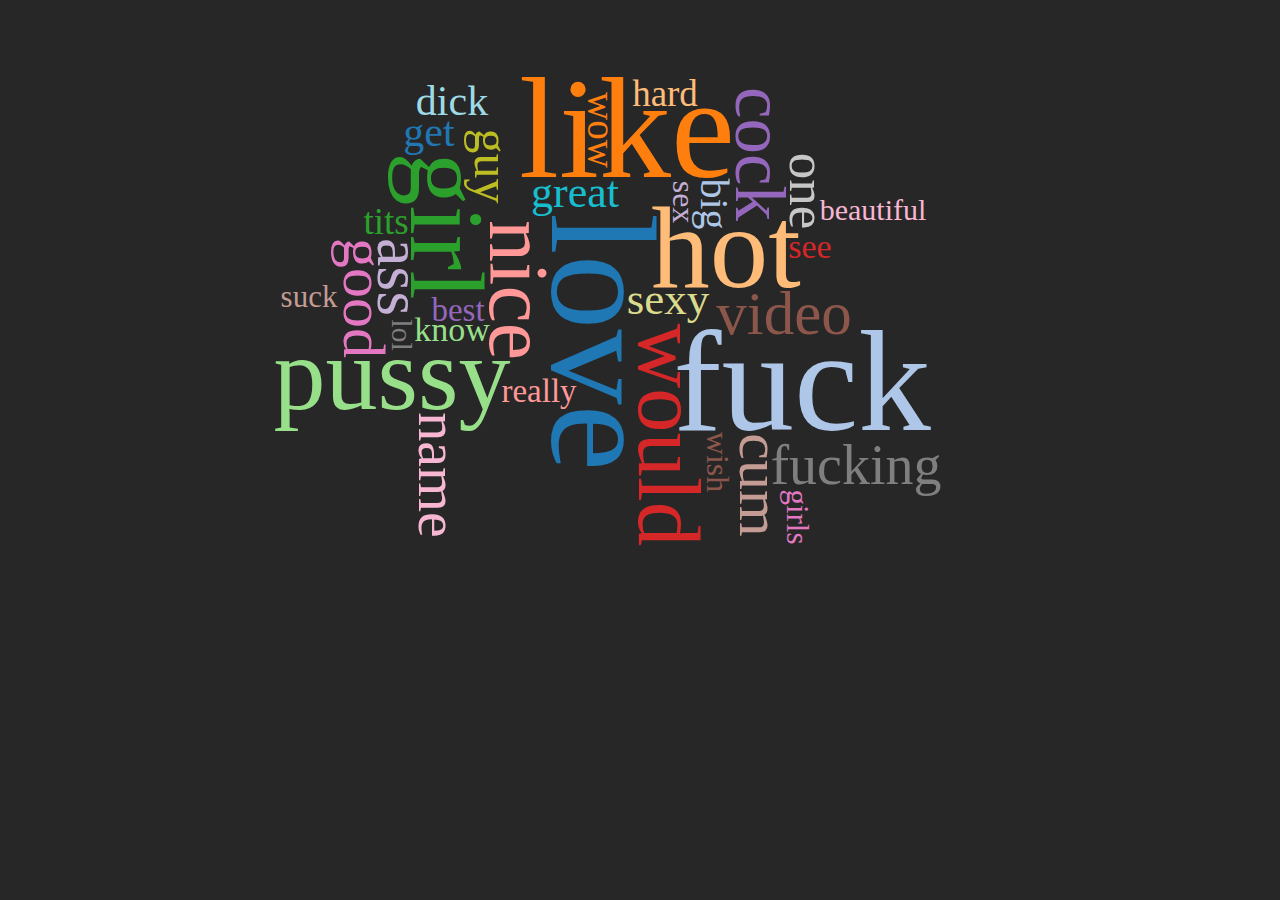
<file: src/html/yp_users_comments.html>
<!DOCTYPE html>
<meta charset="utf-8">
<title>YouPorn user's comments</title>
<style>
@import url(../css/style.css?20120427);
body {
    margin: 0 auto;
    font-family: "HelveticaNeue-Light", "Helvetica Neue Light", "Helvetica Neue", "Roboto Light", "Segoe UI Web Light", "Segoe UI Light", "Segoe UI Web Regular", "Segoe UI", Helvetica, Arial, sans-serif;
    background: #272727;
    color: #ecf0f0;
}
</style>

<body>
<script src="../js/d3.v3.min.js"></script>
<script src="../js/d3.layout.cloud.js"></script>
<script>

d3.json("../../dataset/generated/youporn/video-comments_wordcount.json", function(error, json) {
  if (error) return console.warn(error);

  var fill = d3.scale.category20();
  var width = 900
  var height = 600

  d3.layout.cloud().size([width, height])
       .words(json.map(function(d) {
         return {text: d.tag, size: d.size};
       }))
      .rotate(function() { return ~~(Math.random() * 2) * 90; })
      .font("Impact")
      .fontSize(function(d) { return d.size; })
      .on("end", draw)
      .start();

  function draw(words) {
      d3.select("body").append("svg")
          .attr("width", width).attr("height", height)
          .append("g").attr("transform", "translate(450,300)")
          .selectAll("text").data(words)
          .enter().append("text")
          .style("font-size", function(d) { return d.size + "px"; })
          .style("font-family", "Impact")
          .style("fill", function(d, i) { return fill(i); })
          .attr("text-anchor", "middle")
          .attr("transform", function(d) {
              return "translate(" + [d.x, d.y] + ")rotate(" + d.rotate + ")";
          })
          .text(function(d) { return d.text; });
      }
})

</script>
</file>
<file: stylesheets/core.css>
@import url("screen.css");
@import url("non-screen.css") handheld;
@import url("non-screen.css") only screen and (max-device-width:640px);
</file>
<file: stylesheets/mobile.css>
/* Generated by Font Squirrel (http://www.fontsquirrel.com) on February 9, 2012 */


@font-face {
  font-family: 'Open Sans';
  src: url('../fonts/opensans-regular-webfont.eot');
  src: url('../fonts/opensans-regular-webfont.eot?#iefix') format('embedded-opentype'),
       url('../fonts/opensans-regular-webfont.woff') format('woff'),
       url('../fonts/opensans-regular-webfont.ttf') format('truetype'),
       url('../fonts/opensans-regular-webfont.svg#OpenSansRegular') format('svg');
  font-weight: normal;
  font-style: normal;
}

@font-face {
  font-family: 'Open Sans';
  src: url('../fonts/opensans-italic-webfont.eot');
  src: url('../fonts/opensans-italic-webfont.eot?#iefix') format('embedded-opentype'),
       url('../fonts/opensans-italic-webfont.woff') format('woff'),
       url('../fonts/opensans-italic-webfont.ttf') format('truetype'),
       url('../fonts/opensans-italic-webfont.svg#OpenSansItalic') format('svg');
  font-weight: normal;
  font-style: italic;
}

@font-face {
  font-family: 'Open Sans';
  src: url('../fonts/opensans-bold-webfont.eot');
  src: url('../fonts/opensans-bold-webfont.eot?#iefix') format('embedded-opentype'),
       url('../fonts/opensans-bold-webfont.woff') format('woff'),
       url('../fonts/opensans-bold-webfont.ttf') format('truetype'),
       url('../fonts/opensans-bold-webfont.svg#OpenSansBold') format('svg');
  font-weight: bold;
  font-style: normal;
}

@font-face {
  font-family: 'Open Sans';
  src: url('../fonts/opensans-bolditalic-webfont.eot');
  src: url('../fonts/opensans-bolditalic-webfont.eot?#iefix') format('embedded-opentype'),
       url('../fonts/opensans-bolditalic-webfont.woff') format('woff'),
       url('../fonts/opensans-bolditalic-webfont.ttf') format('truetype'),
       url('../fonts/opensans-bolditalic-webfont.svg#OpenSansBoldItalic') format('svg');
  font-weight: bold;
  font-style: italic;
}

@font-face {
  font-family: 'Open Sans';
  src: url('../fonts/opensans-extrabold-webfont.eot');
  src: url('../fonts/opensans-extrabold-webfont.eot?#iefix') format('embedded-opentype'),
       url('../fonts/opensans-extrabold-webfont.woff') format('woff'),
       url('../fonts/opensans-extrabold-webfont.ttf') format('truetype'),
       url('../fonts/opensans-extrabold-webfont.svg#OpenSansExtrabold') format('svg');
  font-weight: bolder;
  font-style: normal;
}


/* http://meyerweb.com/eric/tools/css/reset/ 
   v2.0 | 20110126
   License: none (public domain)
*/

html, body, div, span, applet, object, iframe,
h1, h2, h3, h4, h5, h6, p, blockquote, pre,
a, abbr, acronym, address, big, cite, code,
del, dfn, em, img, ins, kbd, q, s, samp,
small, strike, strong, sub, sup, tt, var,
b, u, i, center,
dl, dt, dd, ol, ul, li,
fieldset, form, label, legend,
table, caption, tbody, tfoot, thead, tr, th, td,
article, aside, canvas, details, embed, 
figure, figcaption, footer, header, hgroup, 
menu, nav, output, ruby, section, summary,
time, mark, audio, video {
  margin: 0;
  padding: 0;
  border: 0;
  font-size: 100%;
  font: inherit;
  vertical-align: baseline;
}
/* HTML5 display-role reset for older browsers */
article, aside, details, figcaption, figure, 
footer, header, hgroup, menu, nav, section {
  display: block;
}
body {
  line-height: 1;
}
ol, ul {
  list-style: none;
}
blockquote, q {
  quotes: none;
}
blockquote:before, blockquote:after,
q:before, q:after {
  content: '';
  content: none;
}
table {
  border-collapse: collapse;
  border-spacing: 0;
}

header, footer, section {
  display: block;
  position: relative;
}

/* STYLES */

div.shell {
  display: block;
  width: 640px;
  margin: 0 auto;
}

a#forkme_banner {
  display: none;
}

/* header */

header {
  position: relative;
  z-index: 2;
  margin: 0;
  max-width: 640px;
  top: 51px;
}

header span.ribbon-inner {
  position: relative;
  display: block;
  background-color: #cd596b;
  border: 8px solid #7c334f;
  padding: 6px;
  z-index: 1;
}

header span.left-tail, header span.right-tail {
  position: relative;
  display: block;
  width: 19px;
  height: 10px;
  background: transparent url(../images/ribbon-tail-sprite-2x.png) 0 0 no-repeat;
  position: absolute;
  bottom: -10px;
  z-index: 0;
}

header span.left-tail {
  background-position: 0 0;
  left: 0;
}

header span.right-tail {
  background-position: -19px 0;
  right: 0;
}

header h1 {
  background-color: #7c334f;
  font-size: 2em;
  font-weight: bolder;
  font-style: normal;
  text-transform: uppercase;
  color: #ece4d8;
  text-align: center;
  line-height:1;  
  padding: 14px 20px 0;
}

header h2 {
  background-color: #7c334f;
  font: bold italic .85em/1.5 Georgia, Times, “Times New Roman”, serif;
  color: #e69b95;
  padding-bottom: 14px;
  margin-top: -3px;
  text-align: center;
}

section#downloads {
  position: relative;
  display: block;
  height: 171px;
  width: 602px;
  padding-bottom: 150px;
  margin: 51px auto -250px;
  z-index: 1;
  background: transparent url(../images/shield.png) center 0 no-repeat;
}

section#downloads a {
  display: none;
}

span.banner-fix {
  background: transparent url(../images/shield-fallback.png) center top no-repeat;
  display: block;
  height: 31px;
  position: absolute;
  width: 640px;
  top: 20px;

}

section#main_content {
  z-index: 2;
  padding: 20px 40px 0;
  min-height:185px;
}

/* footer */

footer {
  background: none;
  padding-top: 104px;
  margin: -94px auto 40px;
  max-width:640px;
  text-align: center;
}

footer span.ribbon-outer {
  display: block;
  position: relative;
  border-bottom: 2px solid #bdb6ad;
}

footer span.ribbon-inner {
  position: relative;
  display: block;
  background-color: #cd596b;
  border: 8px solid #7c334f;
  padding: 6px;
  z-index: 1;
}

footer p {
  font-family: 'Open Sans', sans-serif;
  font-weight: bold;
  font-size: .6em;
  color: #8b786f;
}

footer a {
  color: #cd596b;
}

footer span.ribbon-inner p {
  background-color: #7c334f;
  margin: 0;
  color: #e69b95;
  font: bold italic 22px/1 Georgia, Times, “Times New Roman”, serif;
  height: auto;
  line-height: 1.1;
  padding: 20px 0px 10px;
}

footer span.ribbon-inner a {
  display: block;
  position: relative;
  bottom: 0;
  color: #7eb0d2;
  font-family: 'Open Sans', sans-serif;
  text-transform: uppercase;
  font-style: normal;
  font-weight: bolder;
  font-size: 38px;
  padding-bottom: 10px;
}

footer span.ribbon-inner a:hover {
  color: #7eb0d2;
}

footer span.left-tail, footer span.right-tail {
  position: relative;
  display: block;
  width: 23px;
  height: 126px;
  background: transparent url(../images/small-ribbon-tail-sprite-2x.png) 0 0 no-repeat;
  position: absolute;
  top: -126px;
  z-index: 0;
}

footer span.left-tail {
  background-position: 0 0;
  left: 0;
}

footer span.right-tail {
  background-position: -23px 0;
  right: 0;
}

footer span.octocat {
  background: transparent url(../images/octocat-2x.png) 0 0 no-repeat;
  display: block;
  width: 60px;
  height: 60px;
  margin: 20px auto 0;}

/* content */

body {
  background: #ece4d8;
  font: normal normal 30px/1.5 Georgia, Palatino,” Palatino Linotype”, Times, “Times New Roman”, serif;
  color: #544943;
  -webkit-font-smoothing: antialiased;
}

a, a:hover {
  color: #417090;
}

a {
  text-decoration: none;
}

a:hover {
  text-decoration: underline;
}

h1,h2,h3,h4,h5,h6 {
  font-family: 'Open Sans', sans-serif;
  font-weight: bold;
}

p {
  margin: .7em 0 0;
}

strong {
  font-weight: bold;
}

em {
  font-style: italic;
}

ol {
  margin: .7em 0;
  list-style-type: decimal;
  padding-left: 1.35em;
}

ul {
  margin: .7em 0;
  padding-left: 1.35em;
}

ul li {
  padding-left: 20px;
  background: transparent url(../images/chevron-2x.png) left 15px no-repeat;
}

blockquote {
  font-family: 'Open Sans', sans-serif;
  margin: 20px 0;
  color: #8b786f;
  padding-left: 1.35em;
  background: transparent url('../images/blockquote-gfx-2x.png') 0 8px no-repeat;
}

img {
  -webkit-box-shadow: 0px 4px 0px #bdb6ad;
  -moz-box-shadow: 0px 4px 0px #bdb6ad;
  box-shadow: 0px 4px 0px #bdb6ad;
  border: 4px solid #fff6e9;
  max-width: 556px;
}

hr {
  border: none;
  outline: none;
  height: 42px;
  background: transparent url('../images/hr-2x.jpg') center center repeat-x;
  margin: 0 0 20px;
}

code {
  background: #fff6e9;
  font: normal normal .9em/1.7 "Lucida Sans Typewriter", "Lucida Console", Monaco, "Bitstream Vera Sans Mono", monospace;
  padding: 0 5px 1px;
}

pre {
  margin: 10px 0 20px;
  padding: .7em;
  background: #fff6e9;
  border-bottom: 4px solid #bdb6ad;
  font: normal normal .9em/1.7 "Lucida Sans Typewriter", "Lucida Console", Monaco, "Bitstream Vera Sans Mono", monospace;
  overflow: auto;
}

table {
  background: #fff6e9;
  display: table;
  width: 100%;
  border-collapse: separate;
  border-bottom: 4px solid #bdb6ad;
  margin: 10px 0;
}

tr {
  display: table-row;
}

th {
  display: table-cell;
  padding: 2px 10px;
  border: solid #ece4d8;
  border-width: 0 4px 4px 0;
  color: #cd596b;
  font-family: 'Open Sans', sans-serif;
  font-weight: bold;
  font-size: .85em;
}

td {
  display: table-cell;
  padding: 0 .7em;
  border: solid #ece4d8;
  border-width: 0 4px 4px 0;
}

td:last-child, th:last-child {
  border-right: none;
}

tr:last-child td {
  border-bottom: none;
}

dl {
  margin: .7em 0 20px;
}

dt {
  font-family: 'Open Sans', sans-serif;
  font-weight: bold;
}

dd {
  padding-left: 1.35em;
}

dd p:first-child {
  margin-top: 0;
}

/* Content based headers */

#main_content > .header-level-1:first-child,
#main_content > .header-level-2:first-child,
#main_content > .header-level-3:first-child,
#main_content > .header-level-4:first-child,
#main_content > .header-level-5:first-child,
#main_content > .header-level-6:first-child {
  margin-top: 0;
}

.header-level-1 {
  font-size: 1.85em;
  border-bottom: .2em double #d3ccc1;
  color: #7c334f;
  text-align: center;
  font-style: italic;
  margin: 1.1em 0 .38em;
  line-height: 1.2;
  padding-bottom: 10px
}

.header-level-2 {
  font-size: 1.58em;
  color: #7c334f;
  margin: .95em 0 .5em;
  border-bottom: .1em solid #D3CCC1;
  line-height: 1.2;
  padding-bottom: 10px
}

.header-level-3 {
  margin: 20px 0 10px;
  font-size: 1.45em;
}

.header-level-4 {
  margin: .6em 0;
  font-size: 1.2em;
  color: #cd596b;
}

.header-level-5 {
  margin: .7em 0;
  font-size: 1em;
  color: #8b786f;
}

.header-level-6 {
  margin: .8em 0;
  font-size: .85em;
  font-style: italic;
}
</file>
<file: stylesheets/pygment_trac.css>
.highlight  { background: #ffffff; }
.highlight .c { color: #999988; font-style: italic } /* Comment */
.highlight .err { color: #a61717; background-color: #e3d2d2 } /* Error */
.highlight .k { font-weight: bold } /* Keyword */
.highlight .o { font-weight: bold } /* Operator */
.highlight .cm { color: #999988; font-style: italic } /* Comment.Multiline */
.highlight .cp { color: #999999; font-weight: bold } /* Comment.Preproc */
.highlight .c1 { color: #999988; font-style: italic } /* Comment.Single */
.highlight .cs { color: #999999; font-weight: bold; font-style: italic } /* Comment.Special */
.highlight .gd { color: #000000; background-color: #ffdddd } /* Generic.Deleted */
.highlight .gd .x { color: #000000; background-color: #ffaaaa } /* Generic.Deleted.Specific */
.highlight .ge { font-style: italic } /* Generic.Emph */
.highlight .gr { color: #aa0000 } /* Generic.Error */
.highlight .gh { color: #999999 } /* Generic.Heading */
.highlight .gi { color: #000000; background-color: #ddffdd } /* Generic.Inserted */
.highlight .gi .x { color: #000000; background-color: #aaffaa } /* Generic.Inserted.Specific */
.highlight .go { color: #888888 } /* Generic.Output */
.highlight .gp { color: #555555 } /* Generic.Prompt */
.highlight .gs { font-weight: bold } /* Generic.Strong */
.highlight .gu { color: #800080; font-weight: bold; } /* Generic.Subheading */
.highlight .gt { color: #aa0000 } /* Generic.Traceback */
.highlight .kc { font-weight: bold } /* Keyword.Constant */
.highlight .kd { font-weight: bold } /* Keyword.Declaration */
.highlight .kn { font-weight: bold } /* Keyword.Namespace */
.highlight .kp { font-weight: bold } /* Keyword.Pseudo */
.highlight .kr { font-weight: bold } /* Keyword.Reserved */
.highlight .kt { color: #445588; font-weight: bold } /* Keyword.Type */
.highlight .m { color: #009999 } /* Literal.Number */
.highlight .s { color: #d14 } /* Literal.String */
.highlight .na { color: #008080 } /* Name.Attribute */
.highlight .nb { color: #0086B3 } /* Name.Builtin */
.highlight .nc { color: #445588; font-weight: bold } /* Name.Class */
.highlight .no { color: #008080 } /* Name.Constant */
.highlight .ni { color: #800080 } /* Name.Entity */
.highlight .ne { color: #990000; font-weight: bold } /* Name.Exception */
.highlight .nf { color: #990000; font-weight: bold } /* Name.Function */
.highlight .nn { color: #555555 } /* Name.Namespace */
.highlight .nt { color: #000080 } /* Name.Tag */
.highlight .nv { color: #008080 } /* Name.Variable */
.highlight .ow { font-weight: bold } /* Operator.Word */
.highlight .w { color: #bbbbbb } /* Text.Whitespace */
.highlight .mf { color: #009999 } /* Literal.Number.Float */
.highlight .mh { color: #009999 } /* Literal.Number.Hex */
.highlight .mi { color: #009999 } /* Literal.Number.Integer */
.highlight .mo { color: #009999 } /* Literal.Number.Oct */
.highlight .sb { color: #d14 } /* Literal.String.Backtick */
.highlight .sc { color: #d14 } /* Literal.String.Char */
.highlight .sd { color: #d14 } /* Literal.String.Doc */
.highlight .s2 { color: #d14 } /* Literal.String.Double */
.highlight .se { color: #d14 } /* Literal.String.Escape */
.highlight .sh { color: #d14 } /* Literal.String.Heredoc */
.highlight .si { color: #d14 } /* Literal.String.Interpol */
.highlight .sx { color: #d14 } /* Literal.String.Other */
.highlight .sr { color: #009926 } /* Literal.String.Regex */
.highlight .s1 { color: #d14 } /* Literal.String.Single */
.highlight .ss { color: #990073 } /* Literal.String.Symbol */
.highlight .bp { color: #999999 } /* Name.Builtin.Pseudo */
.highlight .vc { color: #008080 } /* Name.Variable.Class */
.highlight .vg { color: #008080 } /* Name.Variable.Global */
.highlight .vi { color: #008080 } /* Name.Variable.Instance */
.highlight .il { color: #009999 } /* Literal.Number.Integer.Long */

.type-csharp .highlight .k { color: #0000FF }
.type-csharp .highlight .kt { color: #0000FF }
.type-csharp .highlight .nf { color: #000000; font-weight: normal }
.type-csharp .highlight .nc { color: #2B91AF }
.type-csharp .highlight .nn { color: #000000 }
.type-csharp .highlight .s { color: #A31515 }
.type-csharp .highlight .sc { color: #A31515 }
</file>
<file: stylesheets/nv.d3.css>
/********************
 * HTML CSS
 */


.chartWrap {
  margin: 0;
  padding: 0;
  overflow: hidden;
}

/********************
  Box shadow and border radius styling
*/
.nvtooltip.with-3d-shadow, .with-3d-shadow .nvtooltip {
  -moz-box-shadow: 0 5px 10px rgba(0,0,0,.2);
  -webkit-box-shadow: 0 5px 10px rgba(0,0,0,.2);
  box-shadow: 0 5px 10px rgba(0,0,0,.2);

  -webkit-border-radius: 6px;
  -moz-border-radius: 6px;
  border-radius: 6px;
}

/********************
 * TOOLTIP CSS
 */

.nvtooltip {
  position: absolute;
  background-color: rgba(255,255,255,1.0);
  padding: 1px;
  border: 1px solid rgba(0,0,0,.2);
  z-index: 10000;

  font-family: Arial;
  font-size: 13px;
  text-align: left;
  pointer-events: none;

  white-space: nowrap;

  -webkit-touch-callout: none;
  -webkit-user-select: none;
  -khtml-user-select: none;
  -moz-user-select: none;
  -ms-user-select: none;
  user-select: none;
}

/*Give tooltips that old fade in transition by
    putting a "with-transitions" class on the container div.
*/
.nvtooltip.with-transitions, .with-transitions .nvtooltip {
  transition: opacity 250ms linear;
  -moz-transition: opacity 250ms linear;
  -webkit-transition: opacity 250ms linear;

  transition-delay: 250ms;
  -moz-transition-delay: 250ms;
  -webkit-transition-delay: 250ms;
}

.nvtooltip.x-nvtooltip,
.nvtooltip.y-nvtooltip {
  padding: 8px;
}

.nvtooltip h3 {
  margin: 0;
  padding: 4px 14px;
  line-height: 18px;
  font-weight: normal;
  background-color: rgba(247,247,247,0.75);
  text-align: center;

  border-bottom: 1px solid #ebebeb;

  -webkit-border-radius: 5px 5px 0 0;
  -moz-border-radius: 5px 5px 0 0;
  border-radius: 5px 5px 0 0;
}

.nvtooltip p {
  margin: 0;
  padding: 5px 14px;
  text-align: center;
}

.nvtooltip span {
  display: inline-block;
  margin: 2px 0;
}

.nvtooltip table {
  margin: 6px;
  border-spacing:0;
}


.nvtooltip table td {
  padding: 2px 9px 2px 0;
  vertical-align: middle;
}

.nvtooltip table td.key {
  font-weight:normal;
}
.nvtooltip table td.value {
  text-align: right;
  font-weight: bold;
}

.nvtooltip table tr.highlight td {
  padding: 1px 9px 1px 0;
  border-bottom-style: solid;
  border-bottom-width: 1px;
  border-top-style: solid;
  border-top-width: 1px;
}

.nvtooltip table td.legend-color-guide div {
  width: 8px;
  height: 8px;
  vertical-align: middle;
}

.nvtooltip .footer {
  padding: 3px;
  text-align: center;
}


.nvtooltip-pending-removal {
  position: absolute;
  pointer-events: none;
}


/********************
 * SVG CSS
 */


svg {
  -webkit-touch-callout: none;
  -webkit-user-select: none;
  -khtml-user-select: none;
  -moz-user-select: none;
  -ms-user-select: none;
  user-select: none;
  /* Trying to get SVG to act like a greedy block in all browsers */
  display: block;
  width:100%;
  height:100%;
}


svg text {
  font: normal 12px Arial;
}

svg .title {
 font: bold 14px Arial;
}

.nvd3 .nv-background {
  fill: white;
  fill-opacity: 0;
  /*
  pointer-events: none;
  */
}

.nvd3.nv-noData {
  font-size: 18px;
  font-weight: bold;
}


/**********
*  Brush
*/

.nv-brush .extent {
  fill-opacity: .125;
  shape-rendering: crispEdges;
}



/**********
*  Legend
*/

.nvd3 .nv-legend .nv-series {
  cursor: pointer;
}

.nvd3 .nv-legend .disabled circle {
  fill-opacity: 0;
}



/**********
*  Axes
*/
.nvd3 .nv-axis {
  pointer-events:none;
}

.nvd3 .nv-axis path {
  fill: none;
  stroke: #000;
  stroke-opacity: .75;
  shape-rendering: crispEdges;
}

.nvd3 .nv-axis path.domain {
  stroke-opacity: .75;
}

.nvd3 .nv-axis.nv-x path.domain {
  stroke-opacity: 0;
}

.nvd3 .nv-axis line {
  fill: none;
  stroke: #e5e5e5;
  shape-rendering: crispEdges;
}

.nvd3 .nv-axis .zero line,
/*this selector may not be necessary*/ .nvd3 .nv-axis line.zero {
  stroke-opacity: .75;
}

.nvd3 .nv-axis .nv-axisMaxMin text {
  font-weight: bold;
}

.nvd3 .x  .nv-axis .nv-axisMaxMin text,
.nvd3 .x2 .nv-axis .nv-axisMaxMin text,
.nvd3 .x3 .nv-axis .nv-axisMaxMin text {
  text-anchor: middle
}



/**********
*  Brush
*/

.nv-brush .resize path {
  fill: #eee;
  stroke: #666;
}



/**********
*  Bars
*/

.nvd3 .nv-bars .negative rect {
    zfill: brown;
}

.nvd3 .nv-bars rect {
  zfill: steelblue;
  fill-opacity: .75;

  transition: fill-opacity 250ms linear;
  -moz-transition: fill-opacity 250ms linear;
  -webkit-transition: fill-opacity 250ms linear;
}

.nvd3 .nv-bars rect.hover {
  fill-opacity: 1;
}

.nvd3 .nv-bars .hover rect {
  fill: lightblue;
}

.nvd3 .nv-bars text {
  fill: rgba(0,0,0,0);
}

.nvd3 .nv-bars .hover text {
  fill: rgba(0,0,0,1);
}


/**********
*  Bars
*/

.nvd3 .nv-multibar .nv-groups rect,
.nvd3 .nv-multibarHorizontal .nv-groups rect,
.nvd3 .nv-discretebar .nv-groups rect {
  stroke-opacity: 0;

  transition: fill-opacity 250ms linear;
  -moz-transition: fill-opacity 250ms linear;
  -webkit-transition: fill-opacity 250ms linear;
}

.nvd3 .nv-multibar .nv-groups rect:hover,
.nvd3 .nv-multibarHorizontal .nv-groups rect:hover,
.nvd3 .nv-discretebar .nv-groups rect:hover {
  fill-opacity: 1;
}

.nvd3 .nv-discretebar .nv-groups text,
.nvd3 .nv-multibarHorizontal .nv-groups text {
  font-weight: bold;
  fill: rgba(0,0,0,1);
  stroke: rgba(0,0,0,0);
}

/***********
*  Pie Chart
*/

.nvd3.nv-pie path {
  stroke-opacity: 0;
  transition: fill-opacity 250ms linear, stroke-width 250ms linear, stroke-opacity 250ms linear;
  -moz-transition: fill-opacity 250ms linear, stroke-width 250ms linear, stroke-opacity 250ms linear;
  -webkit-transition: fill-opacity 250ms linear, stroke-width 250ms linear, stroke-opacity 250ms linear;

}

.nvd3.nv-pie .nv-slice text {
  stroke: #000;
  stroke-width: 0;
}

.nvd3.nv-pie path {
  stroke: #fff;
  stroke-width: 1px;
  stroke-opacity: 1;
}

.nvd3.nv-pie .hover path {
  fill-opacity: .7;
}
.nvd3.nv-pie .nv-label {
  pointer-events: none;
}
.nvd3.nv-pie .nv-label rect {
  fill-opacity: 0;
  stroke-opacity: 0;
}

/**********
* Lines
*/

.nvd3 .nv-groups path.nv-line {
  fill: none;
  stroke-width: 1.5px;
  /*
  stroke-linecap: round;
  shape-rendering: geometricPrecision;

  transition: stroke-width 250ms linear;
  -moz-transition: stroke-width 250ms linear;
  -webkit-transition: stroke-width 250ms linear;

  transition-delay: 250ms
  -moz-transition-delay: 250ms;
  -webkit-transition-delay: 250ms;
  */
}

.nvd3 .nv-groups path.nv-line.nv-thin-line {
  stroke-width: 1px;
}


.nvd3 .nv-groups path.nv-area {
  stroke: none;
  /*
  stroke-linecap: round;
  shape-rendering: geometricPrecision;

  stroke-width: 2.5px;
  transition: stroke-width 250ms linear;
  -moz-transition: stroke-width 250ms linear;
  -webkit-transition: stroke-width 250ms linear;

  transition-delay: 250ms
  -moz-transition-delay: 250ms;
  -webkit-transition-delay: 250ms;
  */
}

.nvd3 .nv-line.hover path {
  stroke-width: 6px;
}

/*
.nvd3.scatter .groups .point {
  fill-opacity: 0.1;
  stroke-opacity: 0.1;
}
  */

.nvd3.nv-line .nvd3.nv-scatter .nv-groups .nv-point {
  fill-opacity: 0;
  stroke-opacity: 0;
}

.nvd3.nv-scatter.nv-single-point .nv-groups .nv-point {
  fill-opacity: .5 !important;
  stroke-opacity: .5 !important;
}


.with-transitions .nvd3 .nv-groups .nv-point {
  transition: stroke-width 250ms linear, stroke-opacity 250ms linear;
  -moz-transition: stroke-width 250ms linear, stroke-opacity 250ms linear;
  -webkit-transition: stroke-width 250ms linear, stroke-opacity 250ms linear;

}

.nvd3.nv-scatter .nv-groups .nv-point.hover,
.nvd3 .nv-groups .nv-point.hover {
  stroke-width: 7px;
  fill-opacity: .95 !important;
  stroke-opacity: .95 !important;
}


.nvd3 .nv-point-paths path {
  stroke: #aaa;
  stroke-opacity: 0;
  fill: #eee;
  fill-opacity: 0;
}



.nvd3 .nv-indexLine {
  cursor: ew-resize;
}


/**********
* Distribution
*/

.nvd3 .nv-distribution {
  pointer-events: none;
}



/**********
*  Scatter
*/

/* **Attempting to remove this for useVoronoi(false), need to see if it's required anywhere
.nvd3 .nv-groups .nv-point {
  pointer-events: none;
}
*/

.nvd3 .nv-groups .nv-point.hover {
  stroke-width: 20px;
  stroke-opacity: .5;
}

.nvd3 .nv-scatter .nv-point.hover {
  fill-opacity: 1;
}

/*
.nv-group.hover .nv-point {
  fill-opacity: 1;
}
*/


/**********
*  Stacked Area
*/

.nvd3.nv-stackedarea path.nv-area {
  fill-opacity: .7;
  /*
  stroke-opacity: .65;
  fill-opacity: 1;
  */
  stroke-opacity: 0;

  transition: fill-opacity 250ms linear, stroke-opacity 250ms linear;
  -moz-transition: fill-opacity 250ms linear, stroke-opacity 250ms linear;
  -webkit-transition: fill-opacity 250ms linear, stroke-opacity 250ms linear;

  /*
  transition-delay: 500ms;
  -moz-transition-delay: 500ms;
  -webkit-transition-delay: 500ms;
  */

}

.nvd3.nv-stackedarea path.nv-area.hover {
  fill-opacity: .9;
  /*
  stroke-opacity: .85;
  */
}
/*
.d3stackedarea .groups path {
  stroke-opacity: 0;
}
  */



.nvd3.nv-stackedarea .nv-groups .nv-point {
  stroke-opacity: 0;
  fill-opacity: 0;
}

/*
.nvd3.nv-stackedarea .nv-groups .nv-point.hover {
  stroke-width: 20px;
  stroke-opacity: .75;
  fill-opacity: 1;
}*/



/**********
*  Line Plus Bar
*/

.nvd3.nv-linePlusBar .nv-bar rect {
  fill-opacity: .75;
}

.nvd3.nv-linePlusBar .nv-bar rect:hover {
  fill-opacity: 1;
}


/**********
*  Bullet
*/

.nvd3.nv-bullet { font: 10px sans-serif; }
.nvd3.nv-bullet .nv-measure { fill-opacity: .8; }
.nvd3.nv-bullet .nv-measure:hover { fill-opacity: 1; }
.nvd3.nv-bullet .nv-marker { stroke: #000; stroke-width: 2px; }
.nvd3.nv-bullet .nv-markerTriangle { stroke: #000; fill: #fff; stroke-width: 1.5px; }
.nvd3.nv-bullet .nv-tick line { stroke: #666; stroke-width: .5px; }
.nvd3.nv-bullet .nv-range.nv-s0 { fill: #eee; }
.nvd3.nv-bullet .nv-range.nv-s1 { fill: #ddd; }
.nvd3.nv-bullet .nv-range.nv-s2 { fill: #ccc; }
.nvd3.nv-bullet .nv-title { font-size: 14px; font-weight: bold; }
.nvd3.nv-bullet .nv-subtitle { fill: #999; }


.nvd3.nv-bullet .nv-range {
  fill: #bababa;
  fill-opacity: .4;
}
.nvd3.nv-bullet .nv-range:hover {
  fill-opacity: .7;
}



/**********
* Sparkline
*/

.nvd3.nv-sparkline path {
  fill: none;
}

.nvd3.nv-sparklineplus g.nv-hoverValue {
  pointer-events: none;
}

.nvd3.nv-sparklineplus .nv-hoverValue line {
  stroke: #333;
  stroke-width: 1.5px;
 }

.nvd3.nv-sparklineplus,
.nvd3.nv-sparklineplus g {
  pointer-events: all;
}

.nvd3 .nv-hoverArea {
  fill-opacity: 0;
  stroke-opacity: 0;
}

.nvd3.nv-sparklineplus .nv-xValue,
.nvd3.nv-sparklineplus .nv-yValue {
  /*
  stroke: #666;
  */
  stroke-width: 0;
  font-size: .9em;
  font-weight: normal;
}

.nvd3.nv-sparklineplus .nv-yValue {
  stroke: #f66;
}

.nvd3.nv-sparklineplus .nv-maxValue {
  stroke: #2ca02c;
  fill: #2ca02c;
}

.nvd3.nv-sparklineplus .nv-minValue {
  stroke: #d62728;
  fill: #d62728;
}

.nvd3.nv-sparklineplus .nv-currentValue {
  /*
  stroke: #444;
  fill: #000;
  */
  font-weight: bold;
  font-size: 1.1em;
}

/**********
* historical stock
*/

.nvd3.nv-ohlcBar .nv-ticks .nv-tick {
  stroke-width: 2px;
}

.nvd3.nv-ohlcBar .nv-ticks .nv-tick.hover {
  stroke-width: 4px;
}

.nvd3.nv-ohlcBar .nv-ticks .nv-tick.positive {
 stroke: #2ca02c;
}

.nvd3.nv-ohlcBar .nv-ticks .nv-tick.negative {
 stroke: #d62728;
}

.nvd3.nv-historicalStockChart .nv-axis .nv-axislabel {
  font-weight: bold;
}

.nvd3.nv-historicalStockChart .nv-dragTarget {
  fill-opacity: 0;
  stroke: none;
  cursor: move;
}

.nvd3 .nv-brush .extent {
  /*
  cursor: ew-resize !important;
  */
  fill-opacity: 0 !important;
}

.nvd3 .nv-brushBackground rect {
  stroke: #000;
  stroke-width: .4;
  fill: #fff;
  fill-opacity: .7;
}



/**********
* Indented Tree
*/


/**
 * TODO: the following 3 selectors are based on classes used in the example.  I should either make them standard and leave them here, or move to a CSS file not included in the library
 */
.nvd3.nv-indentedtree .name {
  margin-left: 5px;
}

.nvd3.nv-indentedtree .clickable {
  color: #08C;
  cursor: pointer;
}

.nvd3.nv-indentedtree span.clickable:hover {
  color: #005580;
  text-decoration: underline;
}


.nvd3.nv-indentedtree .nv-childrenCount {
  display: inline-block;
  margin-left: 5px;
}

.nvd3.nv-indentedtree .nv-treeicon {
  cursor: pointer;
  /*
  cursor: n-resize;
  */
}

.nvd3.nv-indentedtree .nv-treeicon.nv-folded {
  cursor: pointer;
  /*
  cursor: s-resize;
  */
}

/**********
* Parallel Coordinates
*/

.nvd3 .background path {
  fill: none;
  stroke: #ccc;
  stroke-opacity: .4;
  shape-rendering: crispEdges;
}

.nvd3 .foreground path {
  fill: none;
  stroke: steelblue;
  stroke-opacity: .7;
}

.nvd3 .brush .extent {
  fill-opacity: .3;
  stroke: #fff;
  shape-rendering: crispEdges;
}

.nvd3 .axis line, .axis path {
  fill: none;
  stroke: #000;
  shape-rendering: crispEdges;
}

.nvd3 .axis text {
  text-shadow: 0 1px 0 #fff;
}

/****
Interactive Layer
*/
.nvd3 .nv-interactiveGuideLine {
  pointer-events:none;
}
.nvd3 line.nv-guideline {
  stroke: #ccc;
}
</file>
